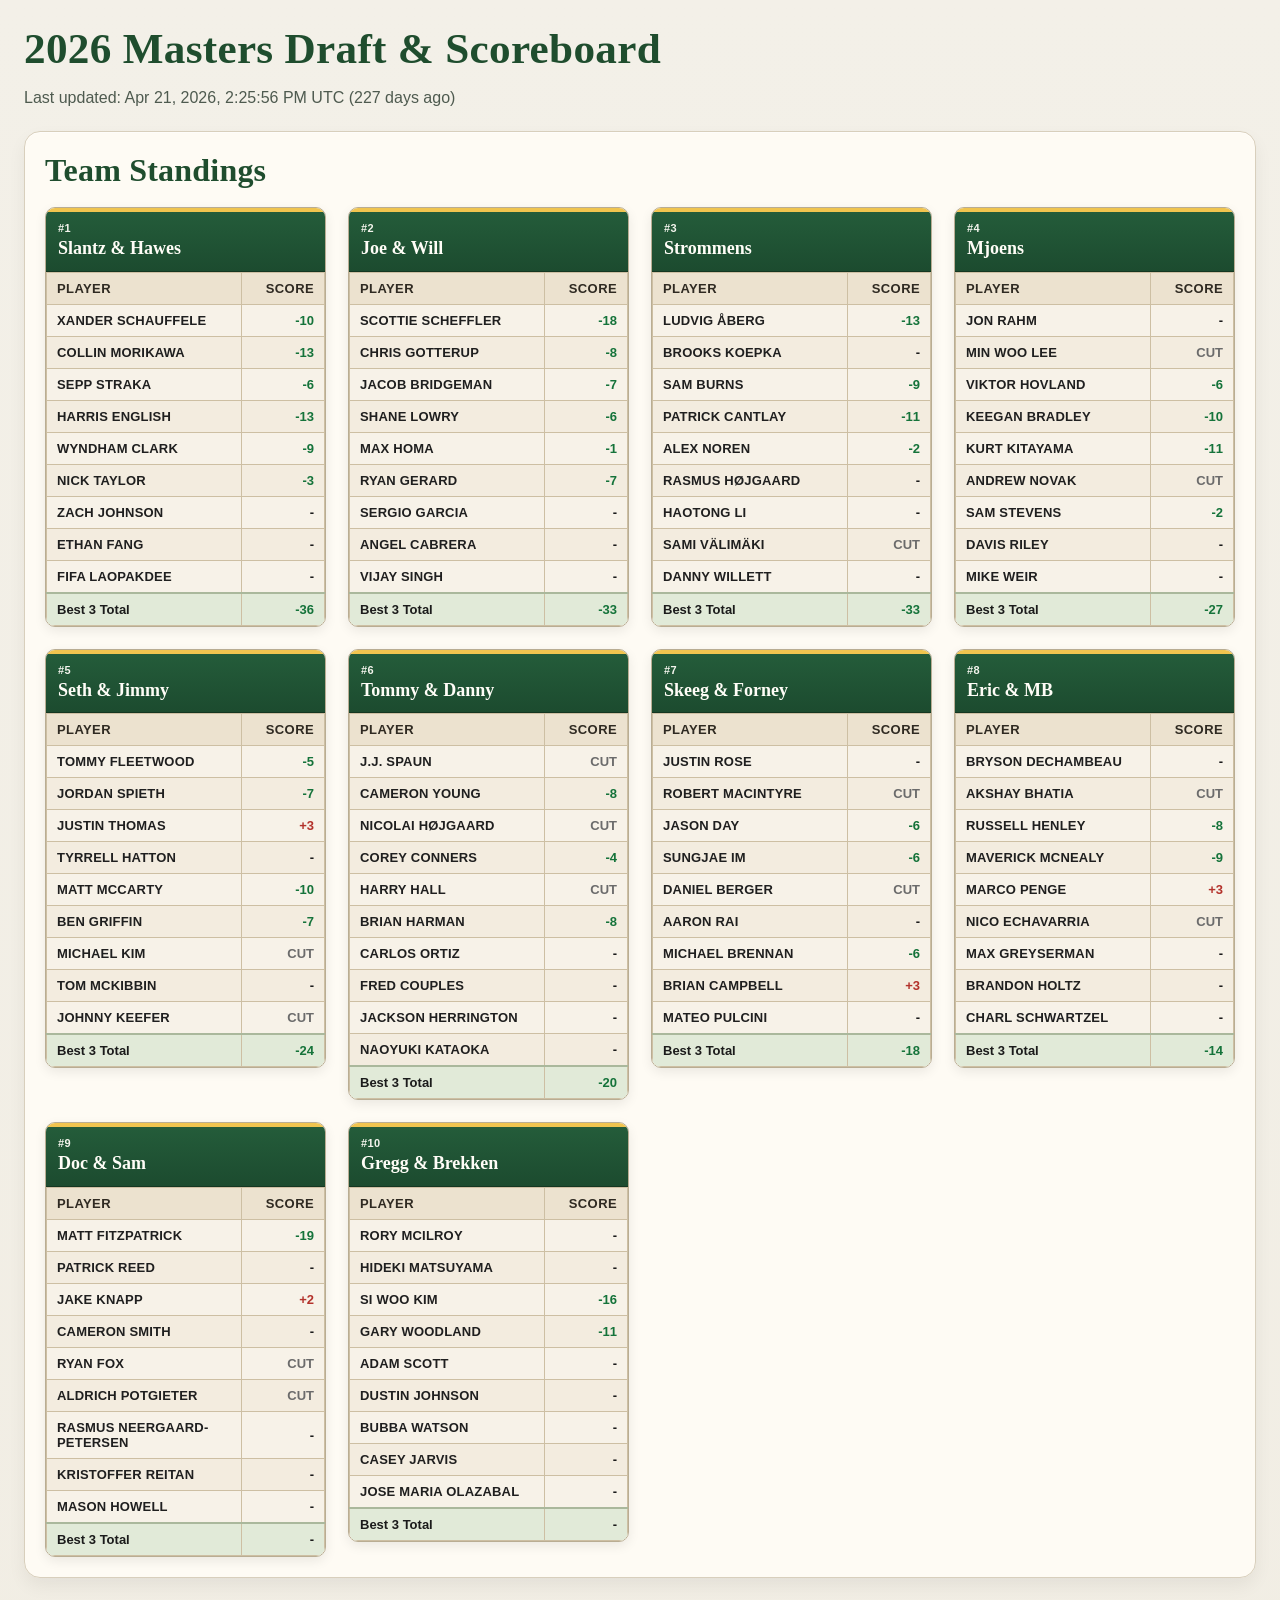
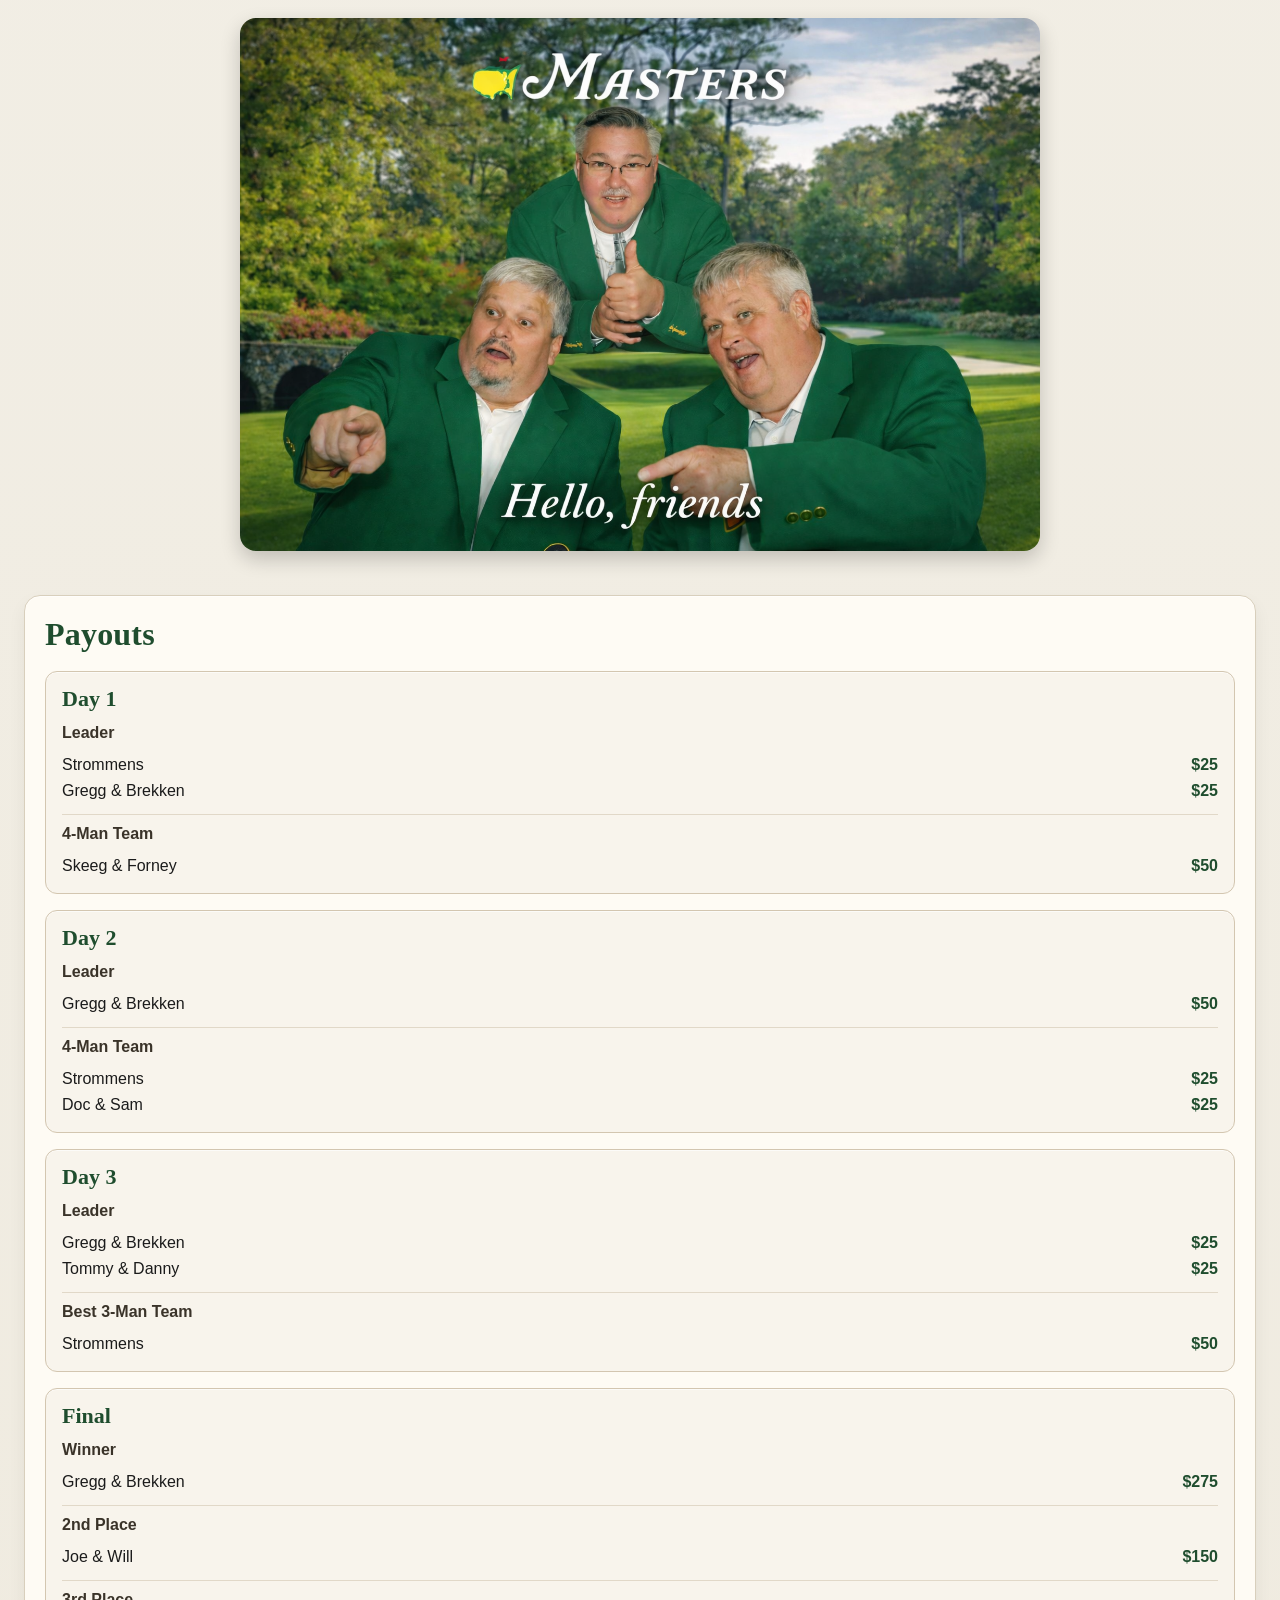
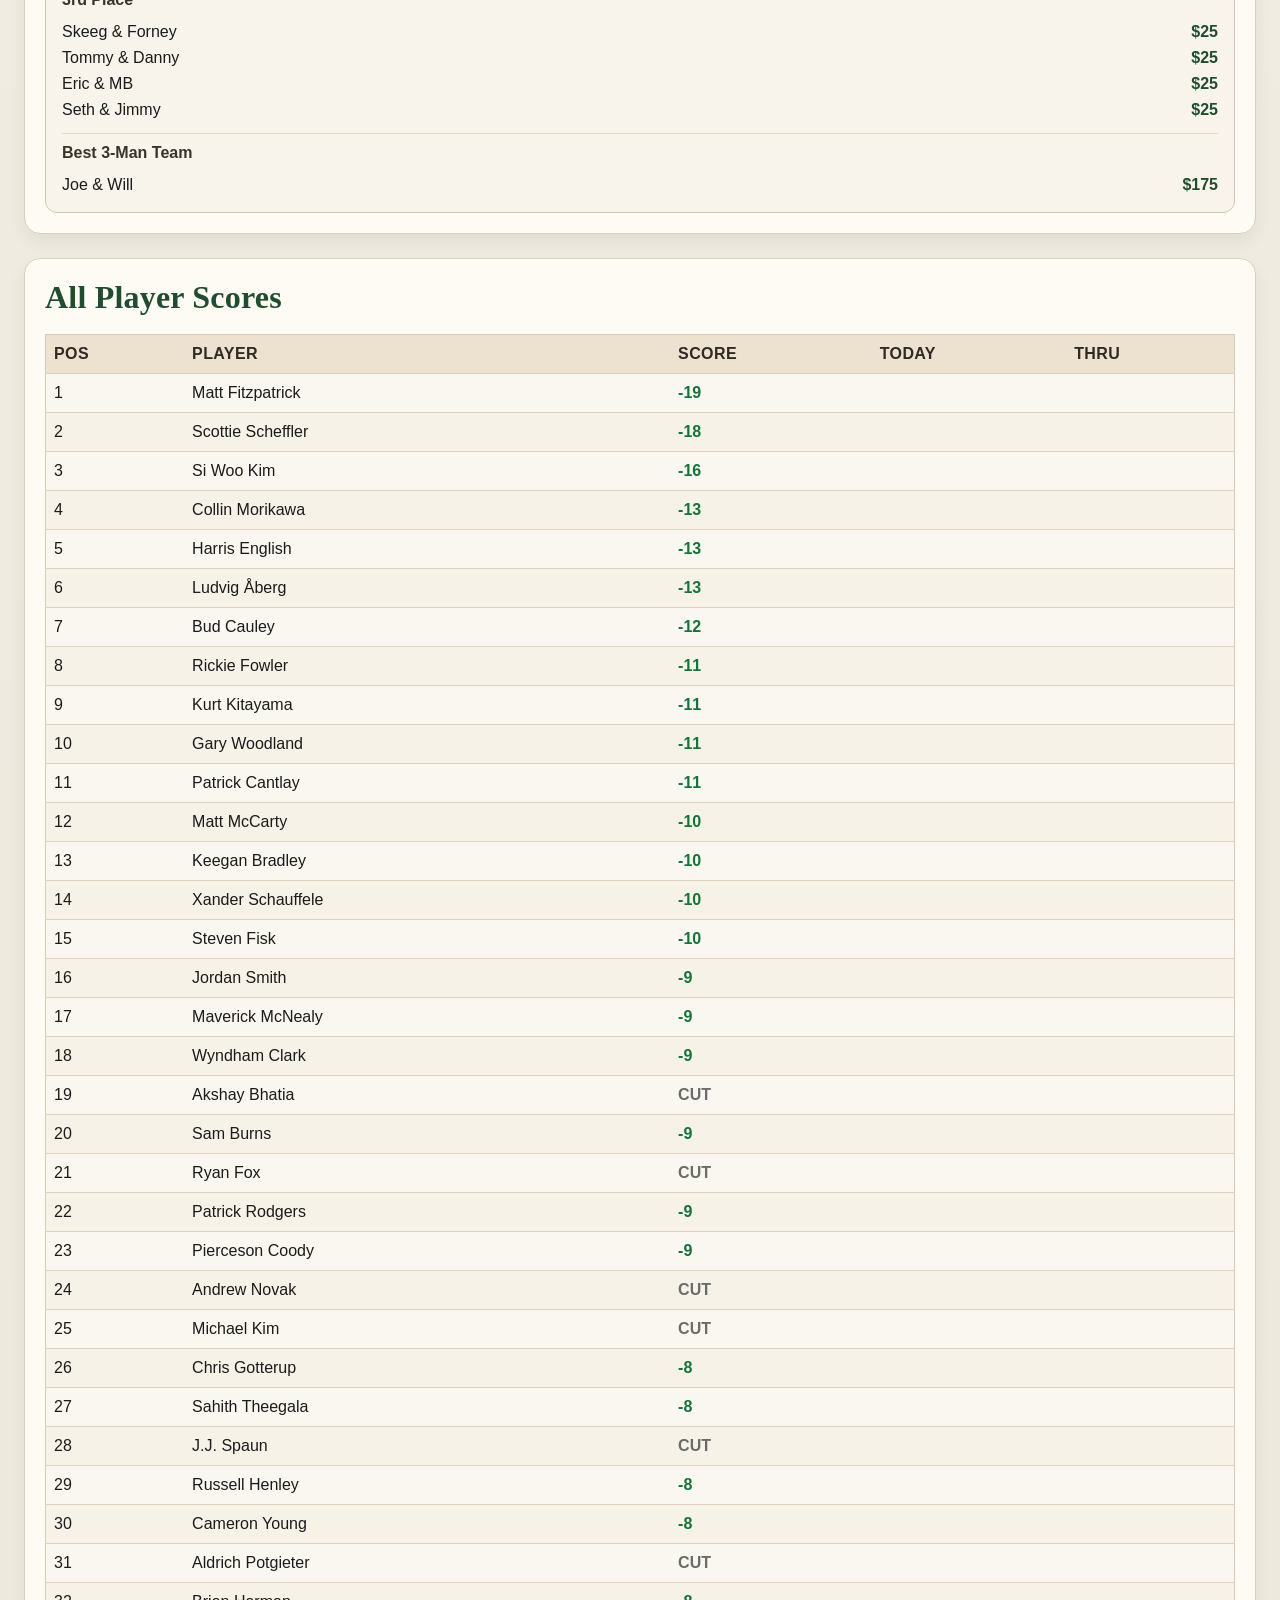
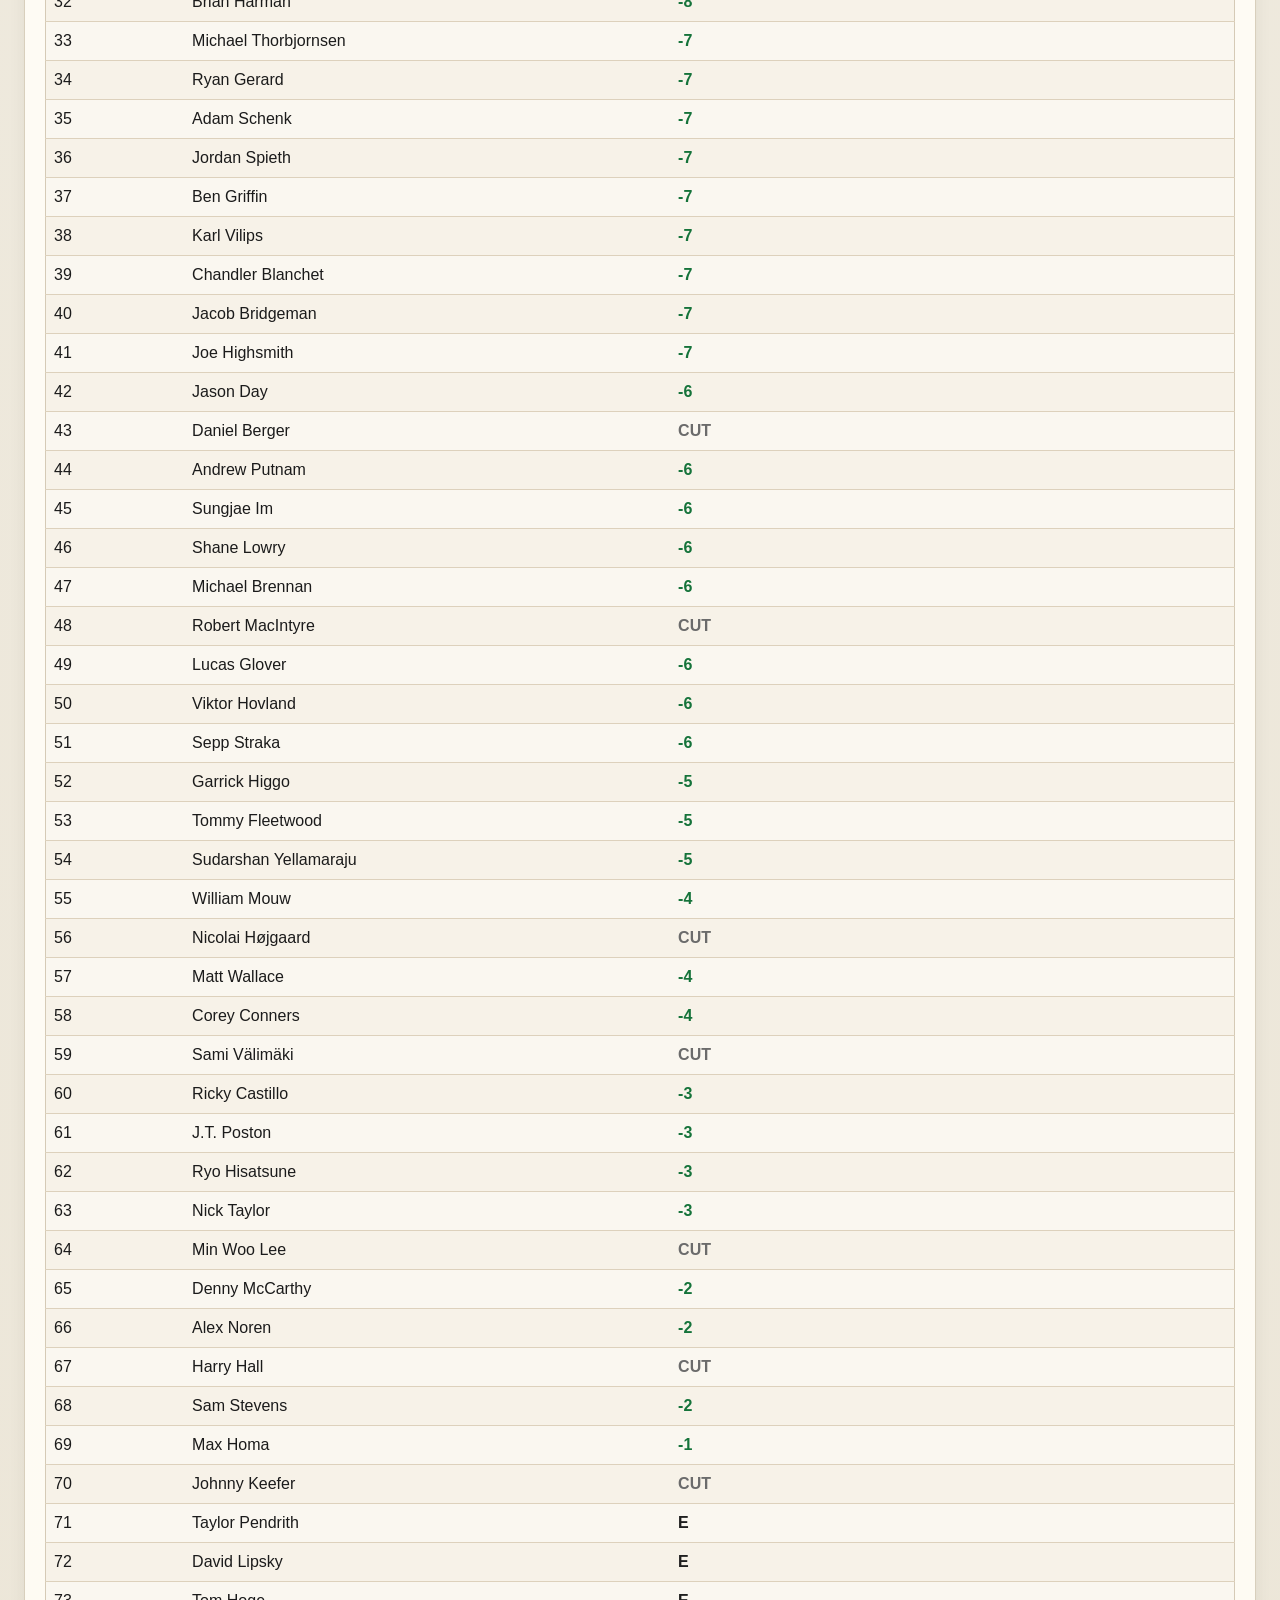
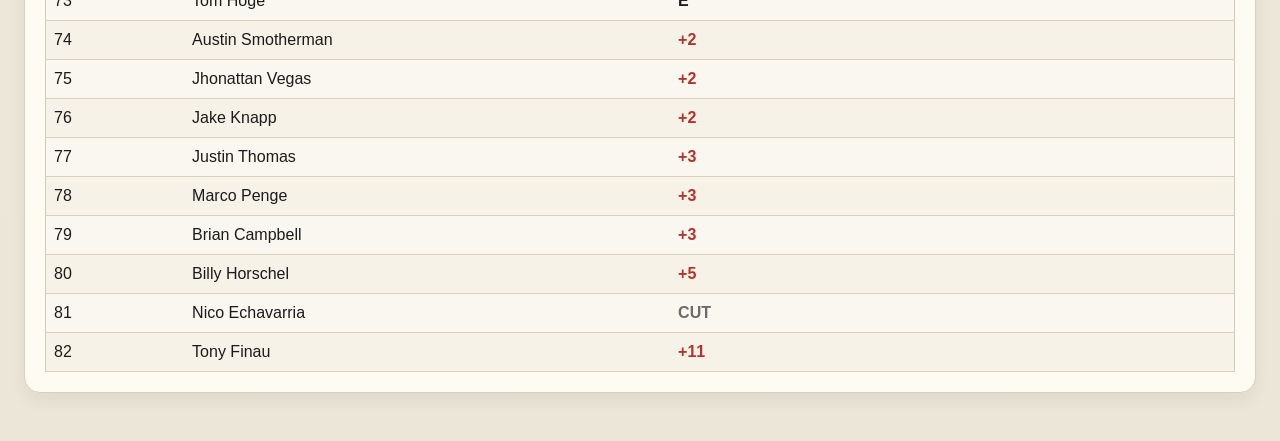
<file: docs/index.html>
<!doctype html>
<html lang="en">
<head>
  <meta charset="utf-8">
  <meta name="viewport" content="width=device-width,initial-scale=1">
  <title>2026 Masters Draft & Scoreboard</title>
  <link rel="stylesheet" href="./styles.css">
</head>
<body>
  <main class="wrap">
    <header class="page-header">
      <h1>2026 Masters Draft & Scoreboard</h1>
      <p id="updated">Loading latest update...</p>
    </header>

    <section class="section-card">
      <h2>Team Standings</h2>
      <div id="teams-grid" class="teams-grid"></div>
    </section>

<div style="text-align:center; margin: 40px 0;">
  <img 
    src="./Masters.png" 
    alt="Masters Image"
    style="max-width:100%; width:800px; border-radius:16px; box-shadow: 0 8px 20px rgba(0,0,0,0.2);"
  >
</div>

    <section class="section-card">
  <h2>Payouts</h2>
  <div id="payouts-list"></div>
</section>

    <section class="section-card">
      <h2>All Player Scores</h2>
      <table id="scores-table">
        <thead>
          <tr>
            <th>Pos</th>
            <th>Player</th>
            <th>Score</th>
            <th>Today</th>
            <th>Thru</th>
          </tr>
        </thead>
        <tbody></tbody>
      </table>
    </section>
  </main>

  <script src="./app.js"></script>
</body>
</html>
</file>
<file: docs/styles.css>
body {
  font-family: Arial, sans-serif;
  margin: 0;
  background: linear-gradient(to bottom, #f3f0e8 0%, #ece6d8 100%);
  color: #1b1b1b;
}

.wrap {
  max-width: 1320px;
  margin: 0 auto;
  padding: 24px;
}

.page-header {
  margin-bottom: 24px;
}

.page-header h1 {
  margin: 0 0 8px 0;
  font-family: Georgia, "Times New Roman", serif;
  font-size: 2.7rem;
  font-weight: 700;
  color: #1f4d2e;
  letter-spacing: 0.3px;
}

#updated {
  color: #4e5a4f;
  font-size: 1rem;
}

.section-card {
  background: rgba(255, 252, 245, 0.96);
  border: 1px solid #d8cfbc;
  border-radius: 16px;
  padding: 20px;
  margin-bottom: 24px;
  box-shadow:
    0 8px 18px rgba(0, 0, 0, 0.06),
    inset 0 1px 0 rgba(255, 255, 255, 0.65);
}

.section-card h2 {
  margin-top: 0;
  margin-bottom: 18px;
  font-family: Georgia, "Times New Roman", serif;
  font-size: 2rem;
  color: #1f4d2e;
  letter-spacing: 0.2px;
}

.teams-grid {
  display: grid;
  grid-template-columns: repeat(4, minmax(0, 1fr));
  gap: 22px;
  align-items: start;
}

.team-card {
  border: 1px solid #b9ad93;
  border-radius: 10px;
  overflow: hidden;
  background: #f7f2e8;
  min-width: 0;
  box-shadow:
    0 4px 12px rgba(0, 0, 0, 0.08),
    inset 0 0 0 1px rgba(255, 255, 255, 0.45);
  position: relative;
}

.team-card::before {
  content: "";
  display: block;
  height: 4px;
  background: #f0c44f;
}

.team-card-header {
  background: linear-gradient(to bottom, #245c3a 0%, #1c4b2f 100%);
  color: #fffdf7;
  padding: 10px 12px 12px 12px;
  border-bottom: 1px solid #143621;
}

.team-rank {
  font-size: 11px;
  font-weight: 700;
  opacity: 0.95;
  margin-bottom: 4px;
  letter-spacing: 0.4px;
}

.team-name {
  font-family: Georgia, "Times New Roman", serif;
  font-size: 18px;
  font-weight: 700;
  line-height: 1.15;
  white-space: normal;
  word-break: break-word;
  color: #fffdf7;
}

.team-table {
  width: 100%;
  border-collapse: collapse;
  table-layout: fixed;
  background: #f7f2e8;
}

.team-table th,
.team-table td {
  padding: 8px 10px;
  border: 1px solid #cdbfa3;
  text-align: left;
  font-size: 13px;
}

.team-table thead th {
  background: #ece2cf;
  color: #2f2a22;
  font-weight: 800;
  text-transform: uppercase;
  letter-spacing: 0.4px;
}

.team-table th:last-child,
.team-table td:last-child {
  text-align: right;
  width: 62px;
  white-space: nowrap;
  font-weight: 800;
}

.team-table tbody tr:nth-child(even) td {
  background: #f3ecdf;
}

.team-table tfoot td {
  background: #e1ead8;
  font-weight: 800;
  border-top: 2px solid #aab89c;
}

.player-name {
  overflow-wrap: anywhere;
  word-break: break-word;
  font-weight: 700;
  text-transform: uppercase;
  letter-spacing: 0.2px;
  color: #1f1f1f;
}

.score-cell {
  font-weight: 800;
}

.score-under {
  color: #15733a;
  font-weight: 800;
}

.score-over {
  color: #b3322b;
  font-weight: 800;
}

.score-even {
  color: #1f1f1f;
  font-weight: 800;
}

.score-cut {
  color: #6b6b6b;
  font-weight: 800;
}

#scores-table {
  width: 100%;
  border-collapse: collapse;
  margin-top: 10px;
  background: #faf7f0;
  border: 1px solid #d5cab6;
  overflow: hidden;
}

#scores-table th,
#scores-table td {
  padding: 10px 8px;
  border-bottom: 1px solid #ddd1bc;
  text-align: left;
}

#scores-table th {
  background: #ece2cf;
  color: #2f2a22;
  font-weight: 800;
  text-transform: uppercase;
  letter-spacing: 0.4px;
}

#scores-table tbody tr:nth-child(even) td {
  background: #f7f2e8;
}

#payouts-list {
  display: grid;
  gap: 16px;
}

.payout-section {
  border: 1px solid #d3c6b0;
  border-radius: 12px;
  padding: 14px 16px;
  background: #f8f4ec;
  box-shadow: inset 0 1px 0 rgba(255, 255, 255, 0.65);
}

.payout-section-title {
  margin-top: 0;
  margin-bottom: 12px;
  font-family: Georgia, "Times New Roman", serif;
  font-size: 22px;
  color: #1f4d2e;
}

.payout-item {
  border-top: 1px solid #e1d8c8;
  padding-top: 10px;
  margin-top: 10px;
}

.payout-item:first-of-type {
  border-top: none;
  padding-top: 0;
  margin-top: 0;
}

.payout-item h3 {
  margin-top: 0;
  margin-bottom: 10px;
  font-size: 16px;
  color: #3a3329;
}

.payout-winner {
  display: flex;
  justify-content: space-between;
  align-items: center;
  gap: 16px;
  padding: 4px 0;
}

.payout-winner strong {
  white-space: nowrap;
  color: #1f4d2e;
}

.payout-empty {
  margin: 0;
  color: #6f6a5f;
}

@media (max-width: 1200px) {
  .teams-grid {
    grid-template-columns: repeat(3, minmax(0, 1fr));
  }
}

@media (max-width: 1000px) {
  .teams-grid {
    grid-template-columns: repeat(2, minmax(0, 1fr));
  }
}

@media (max-width: 700px) {
  .wrap {
    padding: 14px;
  }

  .page-header h1 {
    font-size: 2.1rem;
  }

  .section-card h2 {
    font-size: 1.6rem;
  }

  .teams-grid {
    grid-template-columns: 1fr;
  }
}

@media (max-width: 500px) {
  .teams-grid {
    grid-template-columns: 1fr;
  }
}
</file>
